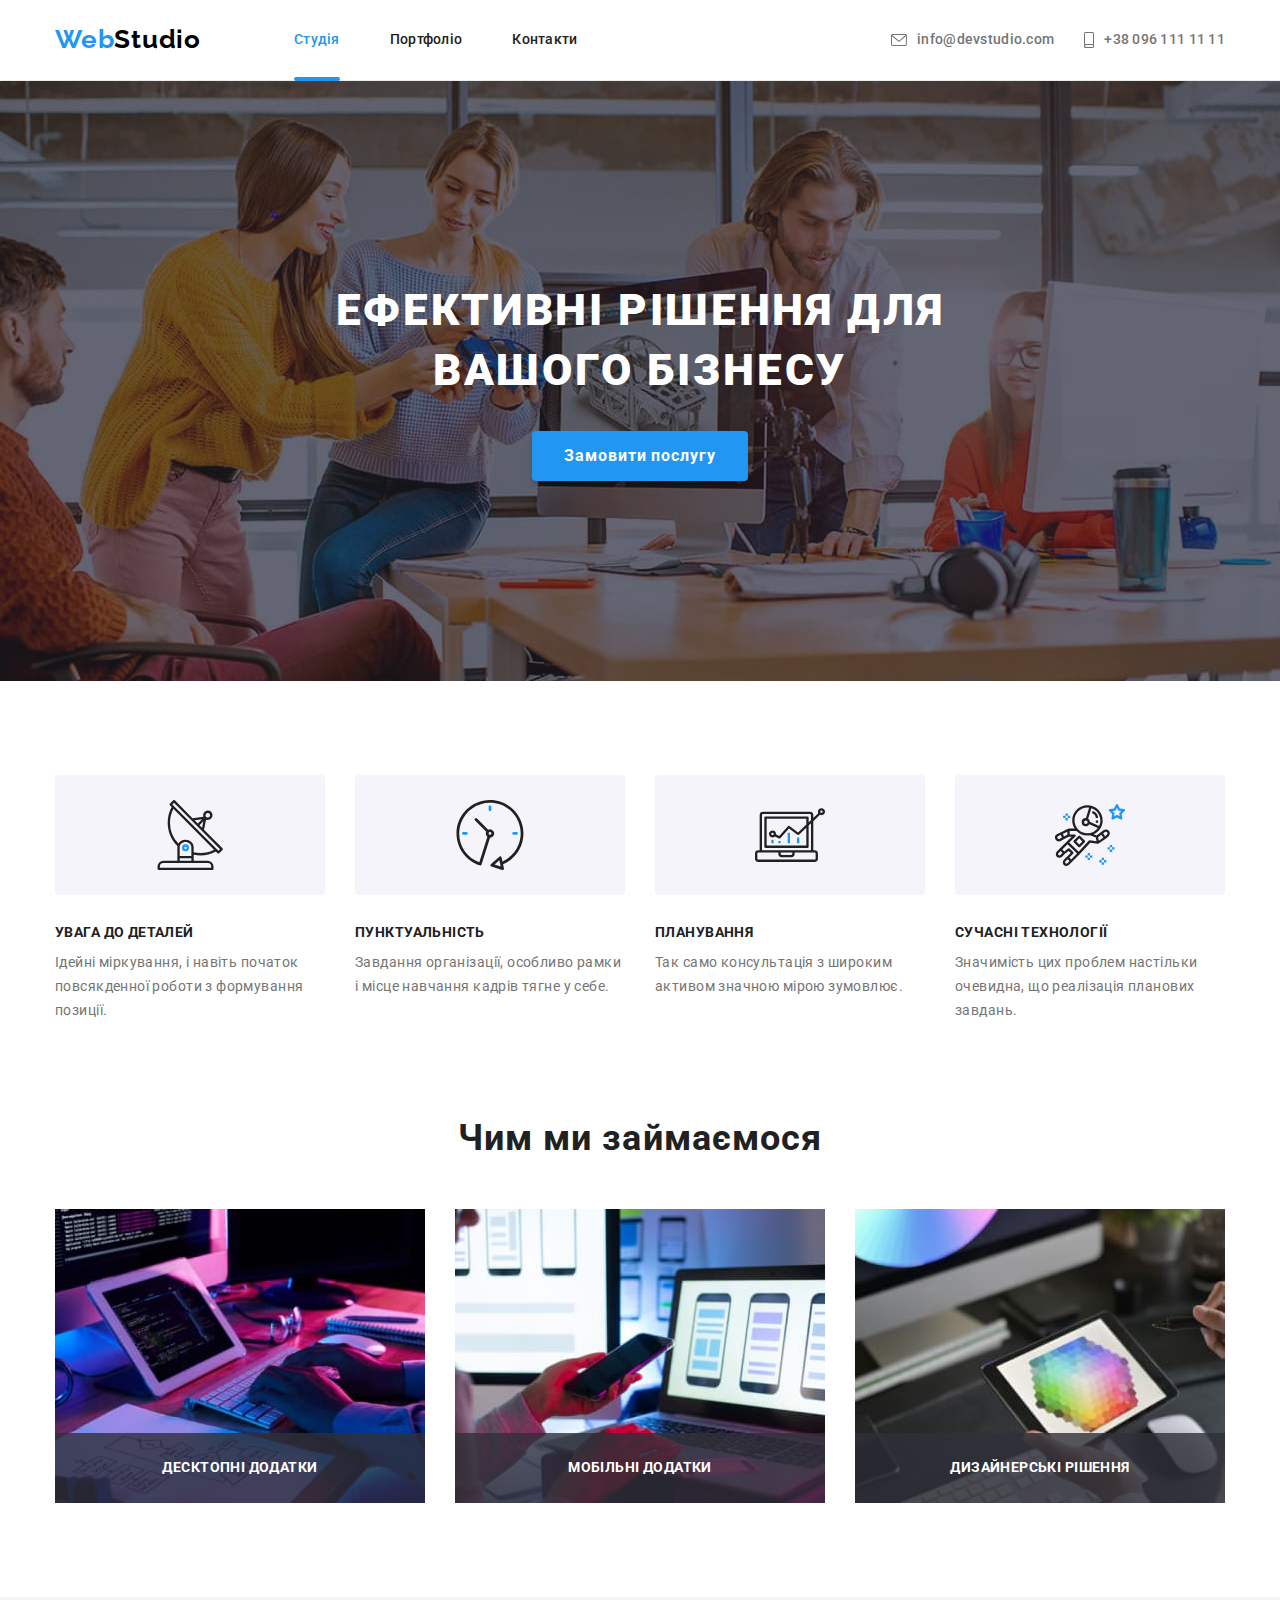
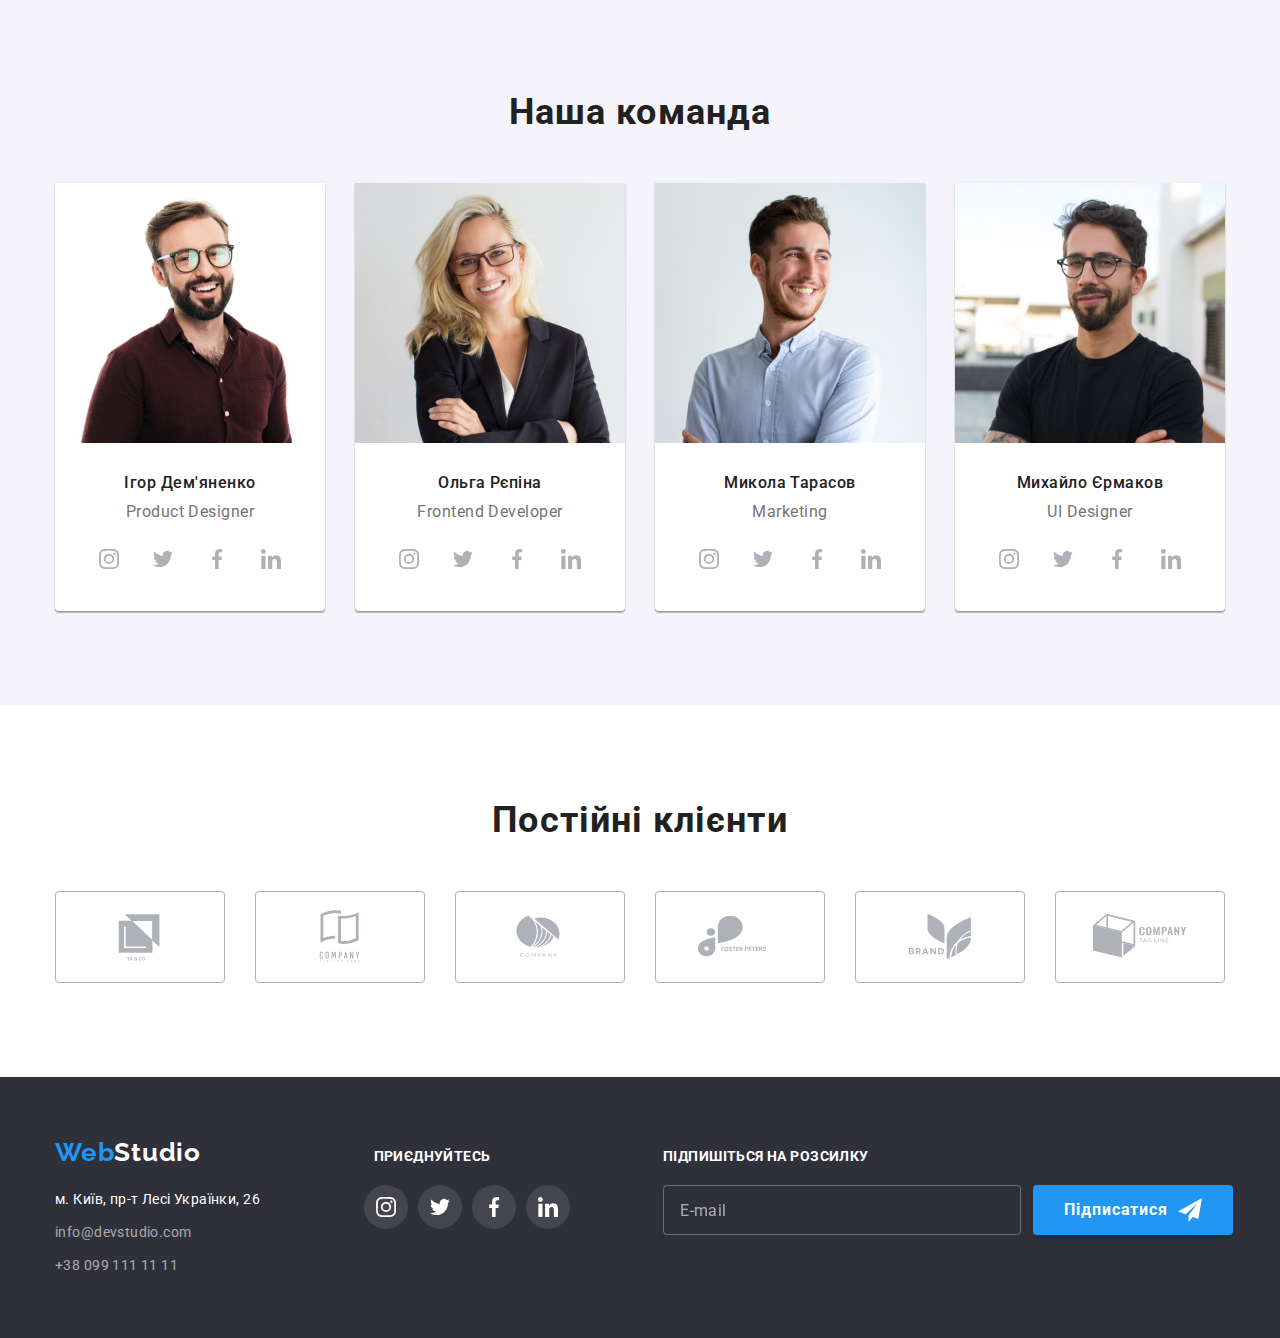
<file: index.html>
<!DOCTYPE html>
<html lang="uk">
<head>
    <meta charset="UTF-8">
    <meta http-equiv="X-UA-Compatible" content="IE=edge">
    <meta name="viewport" content="width=device-width, initial-scale=1.0">
    <title>WebStudio</title>
    <link href="https://fonts.googleapis.com/css2?family=Raleway:wght@700&family=Roboto:wght@400;500;700;900&display=swap" 
    rel="stylesheet">
    <link rel="stylesheet" href="https://cdnjs.cloudflare.com/ajax/libs/modern-normalize/1.1.0/modern-normalize.min.css">
    <link rel="stylesheet" href="./css/main.min.css">
    <!-- <link rel="stylesheet" href="./css/styles.css"> -->
</head>
<body>
    <header class="header">
        <div class="container header__container">
            <nav class="navigation header__navigation">
                <a href="./index.html" class="logo company__logo">Web<span class="company__logo--dark">Studio</span></a>
                <ul class="site-navigation list">
                    <li class="site-navigation__iteam">
                        <a href="./index.html" class="site-navigation__link current">Студія</a>
                    </li>
                    <li class="site-navigation__iteam">
                        <a href="./portfolio.html" class="site-navigation__link">Портфоліо</a>
                    </li>
                    <li class="site-navigation__iteam">
                        <a href="#" class="site-navigation__link">Контакти</a>
                    </li>
                </ul>
            </nav>
            <ul class="company-contact list">
                <li class="company-contact__iteam">
                    <a href="mailto:info@devstudio.com" class="company-contact__link">
                        <svg class="company-contact__icon" width="16" height="12">
                            <use href="./images/icons.svg#icon-mail"></use>
                        </svg>
                        info@devstudio.com
                    </a>
                </li>
                <li class="company-contact__iteam">
                    <a href="tel:+380961111111" class="company-contact__link">
                        <svg class="company-contact__icon" width="10" height="16">
                            <use href="./images/icons.svg#icon-smartphone"></use>
                        </svg>
                        +38 096 111 11 11
                    </a>
                </li>
            </ul>
        </div>
    </header>
    <main>
        <section class="hero hero__image">
            <div class="container hero__container">
            <h1 class="hero__title">Ефективні рішення для <br> вашого бізнесу</h1>
            <button type="button" class="hero__button" data-modal-open>Замовити послугу</button>
            </div>
        </section>
        <section class="section feature">
            <div class="container feature__container">
            <h2 hidden>Нашиі особливості</h2>
            <ul class="feature-list list">
                <li class="feature-list__iteam">
                    <div class="feature-list__wrap">
                        <svg class="feature-list__icon" width="70" height="70">
                            <use href="./images/icons.svg#icon-details"></use>
                        </svg>
                    </div>
                    <h3 class="feature-list__title">Увага до деталей</h3>
                    <p class="feature-list__description"> Ідейні міркування, і навіть початок повсякденної роботи з формування позиції.</p>
                </li>
                <li class="feature-list__iteam">
                    <div class="feature-list__wrap">
                        <svg class="feature-list__icon" width="70" height="70">
                            <use href="./images/icons.svg#icon-clock"></use>
                        </svg>
                    </div>
                    <h3 class="feature-list__title">Пунктуальність</h3>
                    <p class="feature-list__description">Завдання організації, особливо рамки і місце навчання кадрів тягне у себе.</p>
                </li>
                <li class="feature-list__iteam">
                    <div class="feature-list__wrap">
                        <svg class="feature-list__icon" width="70" height="70">
                            <use href="./images/icons.svg#icon-diagram"></use>
                        </svg>
                    </div>
                    <h3 class="feature-list__title"> Планування</h3>
                    <p class="feature-list__description">Так само консультація з широким активом значною мірою зумовлює.</p>
                </li>
                <li class="feature-list__iteam">
                    <div class="feature-list__wrap">
                        <svg class="feature-list__icon" width="70" height="70">
                            <use href="./images/icons.svg#icon-astronaut"></use>
                        </svg>
                    </div>
                    <h3 class="feature-list__title">Сучасні технології</h3>
                    <p class="feature-list__description">Значимість цих проблем настільки очевидна, що реалізація планових завдань.</p>
                </li>
            </ul>
            </div>
        </section>
        <section class="section work">
            <div class="container work__container">
            <h2 class="section-title">Чим ми займаємося</h2>
            <ul class="list work-list">
                <li class="work-list__iteam">
                    <img src="./images/desktop.jpg" alt="Десктопні додатки" width="370">
                    <div class="work-list__wrap">
                        <h3 class="work-list__text">Десктопні додатки</h3>
                    </div>
                </li>
                <li class="work-list__iteam">
                    <img src="./images/mobile.jpg" alt="Мобільні додатки" width="370">
                    <div class="work-list__wrap">
                        <h3 class="work-list__text">Мобільні додатки</h3>
                    </div>
                </li>
                <li class="work-list__iteam">
                    <img src="./images/design.jpg" alt="Дизайнерські рішення" width="370">
                    <div class="work-list__wrap">
                    <h3 class="work-list__text">Дизайнерські рішення</h3>
                    </div>
                </li>
            </ul>
            </div>
        </section>
        <section class="section team">
            <div class="container team__container">
            <h2 class="section-title">Наша команда</h2>
            <ul class="team-list list">
                <li class="team-list__iteam">
                    <img src="./images/igor.jpg" alt="Ігор Дем'яненко" width="270">
                    <p class="team-list__name">Ігор Дем'яненко</p>
                    <p lang="en" class="team-list__prof">Product Designer</p>
                    <ul class="list team-social">
                        <li class="team-social__iteam">
                            <a href="#" target="_blank" class="team-social__link">
                                <svg class="team-social__icons" width="20" height="20">
                                    <use href="./images/icons.svg#icon-instagram"></use>
                                </svg>
                            </a>
                        </li>
                        <li class="team-social__iteam">
                            <a href="#" target="_blank" class="team-social__link">
                                <svg class="team-social__icons" width="20" height="20">
                                    <use href="./images/icons.svg#icon-twitter"></use>
                                </svg>
                            </a>
                        </li>
                        <li class="team-social__iteam">
                            <a href="#" target="_blank" class="team-social__link">
                                <svg class="team-social__icons" width="20" height="20">
                                    <use href="./images/icons.svg#icon-facebook"></use>
                                </svg>
                            </a>
                        </li>
                        <li class="team-social__iteam">
                            <a href="#" target="_blank" class="team-social__link">
                                <svg class="team-social__icons" width="20" height="20">
                                    <use href="./images/icons.svg#icon-linkedin"></use>
                                </svg>
                            </a>
                        </li>
                    </ul>
                </li>
                <li class="team-list__iteam">
                    <img src="./images/olga.jpg" alt="Ольга Рєпіна" width="270">
                    <p class="team-list__name">Ольга Рєпіна</p>
                    <p lang="en" class="team-list__prof">Frontend Developer</p>
                    <ul class="list list team-social">
                        <li class="team-social__iteam">
                            <a href="#" target="_blank" class="team-social__link">
                                <svg class="team-social__icons" width="20" height="20">
                                    <use href="./images/icons.svg#icon-instagram"></use>
                                </svg>
                            </a>
                        </li>
                        <li class="team-social__iteam">
                            <a href="#" target="_blank" class="team-social__link">
                                <svg class="team-social__icons" width="20" height="20">
                                    <use href="./images/icons.svg#icon-twitter"></use>
                                </svg>
                            </a>
                        </li>
                        <li class="team-social__iteam">
                            <a href="#" target="_blank" class="team-social__link">
                                <svg class="team-social__icons" width="20" height="20">
                                    <use href="./images/icons.svg#icon-facebook"></use>
                                </svg>
                            </a>
                        </li>
                        <li class="team-social__iteam">
                            <a href="#" target="_blank" class="team-social__link">
                                <svg class="team-social__icons" width="20" height="20">
                                    <use href="./images/icons.svg#icon-linkedin"></use>
                                </svg>
                            </a>
                        </li>
                    </ul>
                </li>
                <li class="team-list__iteam">
                    <img src="./images/mykola.jpg" alt="Микола Тарасов" width="270">
                    <p class="team-list__name">Микола Тарасов</p>
                    <p lang="en" class="team-list__prof">Marketing</p>
                    <ul class="list list team-social">
                        <li class="team-social__iteam">
                            <a href="#" target="_blank" class="team-social__link">
                                <svg class="team-social__icons" width="20" height="20">
                                    <use href="./images/icons.svg#icon-instagram"></use>
                                </svg>
                            </a>
                        </li>
                        <li class="team-social__iteam">
                            <a href="#" target="_blank" class="team-social__link">
                                <svg class="team-social__icons" width="20" height="20">
                                    <use href="./images/icons.svg#icon-twitter"></use>
                                </svg>
                            </a>
                        </li>
                        <li class="team-social__iteam">
                            <a href="#" target="_blank" class="team-social__link">
                                <svg class="team-social__icons" width="20" height="20">
                                    <use href="./images/icons.svg#icon-facebook"></use>
                                </svg>
                            </a>
                        </li>
                        <li class="team-social__iteam">
                            <a href="#" target="_blank" class="team-social__link">
                                <svg class="team-social__icons" width="20" height="20">
                                    <use href="./images/icons.svg#icon-linkedin"></use>
                                </svg>
                            </a>
                        </li>
                    </ul>
                </li>
                <li class="team-list__iteam">
                    <img src="./images/mikhailo.jpg" alt="Михайло Єрмаков" width="270">
                    <p class="team-list__name">Михайло Єрмаков</p>
                    <p lang="en" class="team-list__prof">UI Designer</p>
                    <ul class="list list team-social">
                        <li class="team-social__iteam">
                            <a href="#" target="_blank" class="team-social__link">
                                <svg class="team-social__icons" width="20" height="20">
                                    <use href="./images/icons.svg#icon-instagram"></use>
                                </svg>
                            </a>
                        </li>
                        <li class="team-social__iteam">
                            <a href="#" target="_blank" class="team-social__link">
                                <svg class="team-social__icons" width="20" height="20">
                                    <use href="./images/icons.svg#icon-twitter"></use>
                                </svg>
                            </a>
                        </li>
                        <li class="team-social__iteam">
                            <a href="#" target="_blank" class="team-social__link">
                                <svg class="team-social__icons" width="20" height="20">
                                    <use href="./images/icons.svg#icon-facebook"></use>
                                </svg>
                            </a>
                        </li>
                        <li class="team-social__iteam">
                            <a href="#" target="_blank" class="team-social__link">
                                <svg class="team-social__icons" width="20" height="20">
                                    <use href="./images/icons.svg#icon-linkedin"></use>
                                </svg>
                            </a>
                        </li>
                    </ul>
                </li>
            </ul>
            </div>
        </section>
        <section class="section partners">
            <div class="container partners__container">
            <h2 class="section-title">Постійні клієнти</h2>
            <ul class="list partners-list">
                <li class="partners-list__iteam">
                    <a href="#" class="partners-list__link">
                        <svg class="partners-list__icon" width="106" height="60">
                            <use href="./images/icons.svg#icon-yaandco"></use>
                        </svg>
                    </a>
                </li>
                <li class="partners-list__iteam">
                    <a href="#" class="partners-list__link">
                        <svg class="partners-list__icon" width="106" height="60">
                            <use href="./images/icons.svg#icon-companytaglinehere"></use>
                        </svg>
                    </a>
                </li>
                <li class="partners-list__iteam">
                    <a href="#" class="partners-list__link">
                        <svg class="partners-list__icon" width="106" height="60">
                            <use href="./images/icons.svg#icon-company"></use>
                        </svg>
                    </a>
                </li>
                <li class="partners-list__iteam">
                    <a href="#" class="partners-list__link">
                        <svg class="partners-list__icon" width="106" height="60">
                            <use href="./images/icons.svg#icon-fosterpeters"></use>
                        </svg>
                    </a>
                </li>
                <li class="partners-list__iteam">
                    <a href="#" class="partners-list__link">
                        <svg class="partners-list__icon" width="106" height="60">
                            <use href="./images/icons.svg#icon-brand"></use>
                        </svg>
                    </a>
                </li>
                <li class="partners-list__iteam">
                    <a href="#" class="partners-list__link">
                        <svg class="partners-list__icon" width="106" height="60">
                            <use href="./images/icons.svg#icon-companytagline"></use>
                        </svg>
                    </a>
                </li>
            </ul>
            </div>
        </section>
    </main>
    <footer class="footer">
        <div class="container footer__container">
            <div class="footer__address">
                <a href="./index.html" class="logo company__logo">Web<span class="company__logo--light">Studio</span></a>
                <address class="address-wrap">
                    <ul class="list footer-list">
                        <li class="footer-list__iteam">
                            <a href="https://goo.gl/maps/CPtrU1FHBa2aNyZL9" target="_blank" rel="noopener noreferrer" class="footer-list__address">м. Київ, пр-т Лесі Українки, 26</a> 
                        </li>
                        <li class="footer-list__iteam"> 
                            <a href="mailto:info@devstudio.com" class="footer-list__contact">info@devstudio.com</a> 
                        </li>
                        <li class="footer-list__iteam"> 
                            <a href="tel:+380991111111" class="footer-list__contact">+38 099 111 11 11</a> 
                        </li>
                    </ul>
                </address>
            </div>
            <div class="footer__social">
                <h2 class="footer-title">Приєднуйтесь</h2>
                <ul class="list social-wrap">
                    <li class="social-wrap__iteam">
                        <a href="#" target="_blank" class="social-wrap__link">
                            <svg width="20" height="20">
                                <use href="./images/icons.svg#icon-instagram" ></use>
                            </svg>
                        </a>
                    </li>
                    <li class="social-wrap__iteam">
                        <a href="#" target="_blank" class="social-wrap__link">
                            <svg width="20" height="20">
                                <use href="./images/icons.svg#icon-twitter" ></use>
                            </svg>
                        </a>
                    </li>
                    <li class="social-wrap__iteam">
                        <a href="#" target="_blank" class="social-wrap__link">
                            <svg width="20" height="20">
                                <use href="./images/icons.svg#icon-facebook"></use>
                            </svg>
                        </a>
                    </li>
                    <li class="social-wrap__iteam">
                        <a href="#" target="_blank" class="social-wrap__link">
                            <svg width="20" height="20">
                                <use href="./images/icons.svg#icon-linkedin"></use>
                            </svg>
                        </a>
                    </li>
                </ul>
            </div>
            <form>
                <h2 class="footer-follow">Підпишіться на розсилку</h2>
                <div class="footer-form"> 
                    <input type="email" name="user-follow" class="footer-form__input" placeholder="E-mail"/>
                    <button type="button" class="footer-form__button">
                        Підписатися
                        <svg width="24" height="24" class="footer-form__icon">
                            <use href="./images/icons.svg#icon-airplane"></use>
                        </svg>
                    </button>
                </div>
            </form>
        </div>
    </footer>
    <div class="backdrop is-hidden" data-modal>
        <div class="modal">
            <button type="button" class="modal-close" data-modal-close>
                <svg class="modal-close-icon" width="18" height="18">
                    <use href="./images/icons.svg#icon-close"></use>
                </svg>
            </button>

            <p class="modal-title">Залиште свої дані, ми вам передзвонимо</p>

            <form class="modal-form">
                <div class="modal-field">
                    <label for="user-name" class="label-input" >Ім'я</label>
                    <div class="input-wrap">
                        <input type="text" name="user-name" class="modal-input" id="user-name" required />
                        <svg class="modal-icon" width="18" height="18">
                            <use href="./images/icons.svg#icon-person-modal"></use>
                        </svg>
                    </div>
                </div>
                <div class="modal-field">
                    <label for="user-tel" class="label-input">Телефон</label>
                    <div class="input-wrap">
                        <input type="tel" name="user-tel" class="modal-input" id="user-tel" required />
                        <svg  class="modal-icon" width="18" height="18">
                            <use href="./images/icons.svg#icon-phone-modal"></use>
                        </svg>
                    </div>
                </div>
                <div class="modal-field">
                    <label for="user-email" class="label-input">Пошта</label>
                    <div class="input-wrap">
                        <input type="email" name="user-email" class="modal-input" id="user-email" required />
                        <svg class="modal-icon" width="18" height="18">
                            <use href="./images/icons.svg#icon-email-modal"></use>
                        </svg>
                    </div>
                </div>
                <div class="modal-field">
                    <label for="comment-text" class="label-input">Коментар</label>
                    <textarea name="comment" class="comment-form" id="comment-text" placeholder="Введіть текст"></textarea>
                </div>
                <div class="modal-field-policy">
                <input type="checkbox" name="policy" id="policy" class="input-policy visually-hidden"/>
                <label for="policy" class="policy-text">
                    <span>
                        <svg width="16" height="15" class="icon-check">
                            <use href="./images/icons.svg#icon-policy"></use>
                        </svg>
                    </span>
                    Погоджуюся з розсилкою та приймаю 
                    <a href="#" class="doc-text">Умови договору </a>
                </label>
                </div>
                <button type="submit" class="modal-button">Відправити</button>
            </form>
        </div>
    </div>
    <script src="./js/modal.js">
    </script>
</body>
</html>
</file>
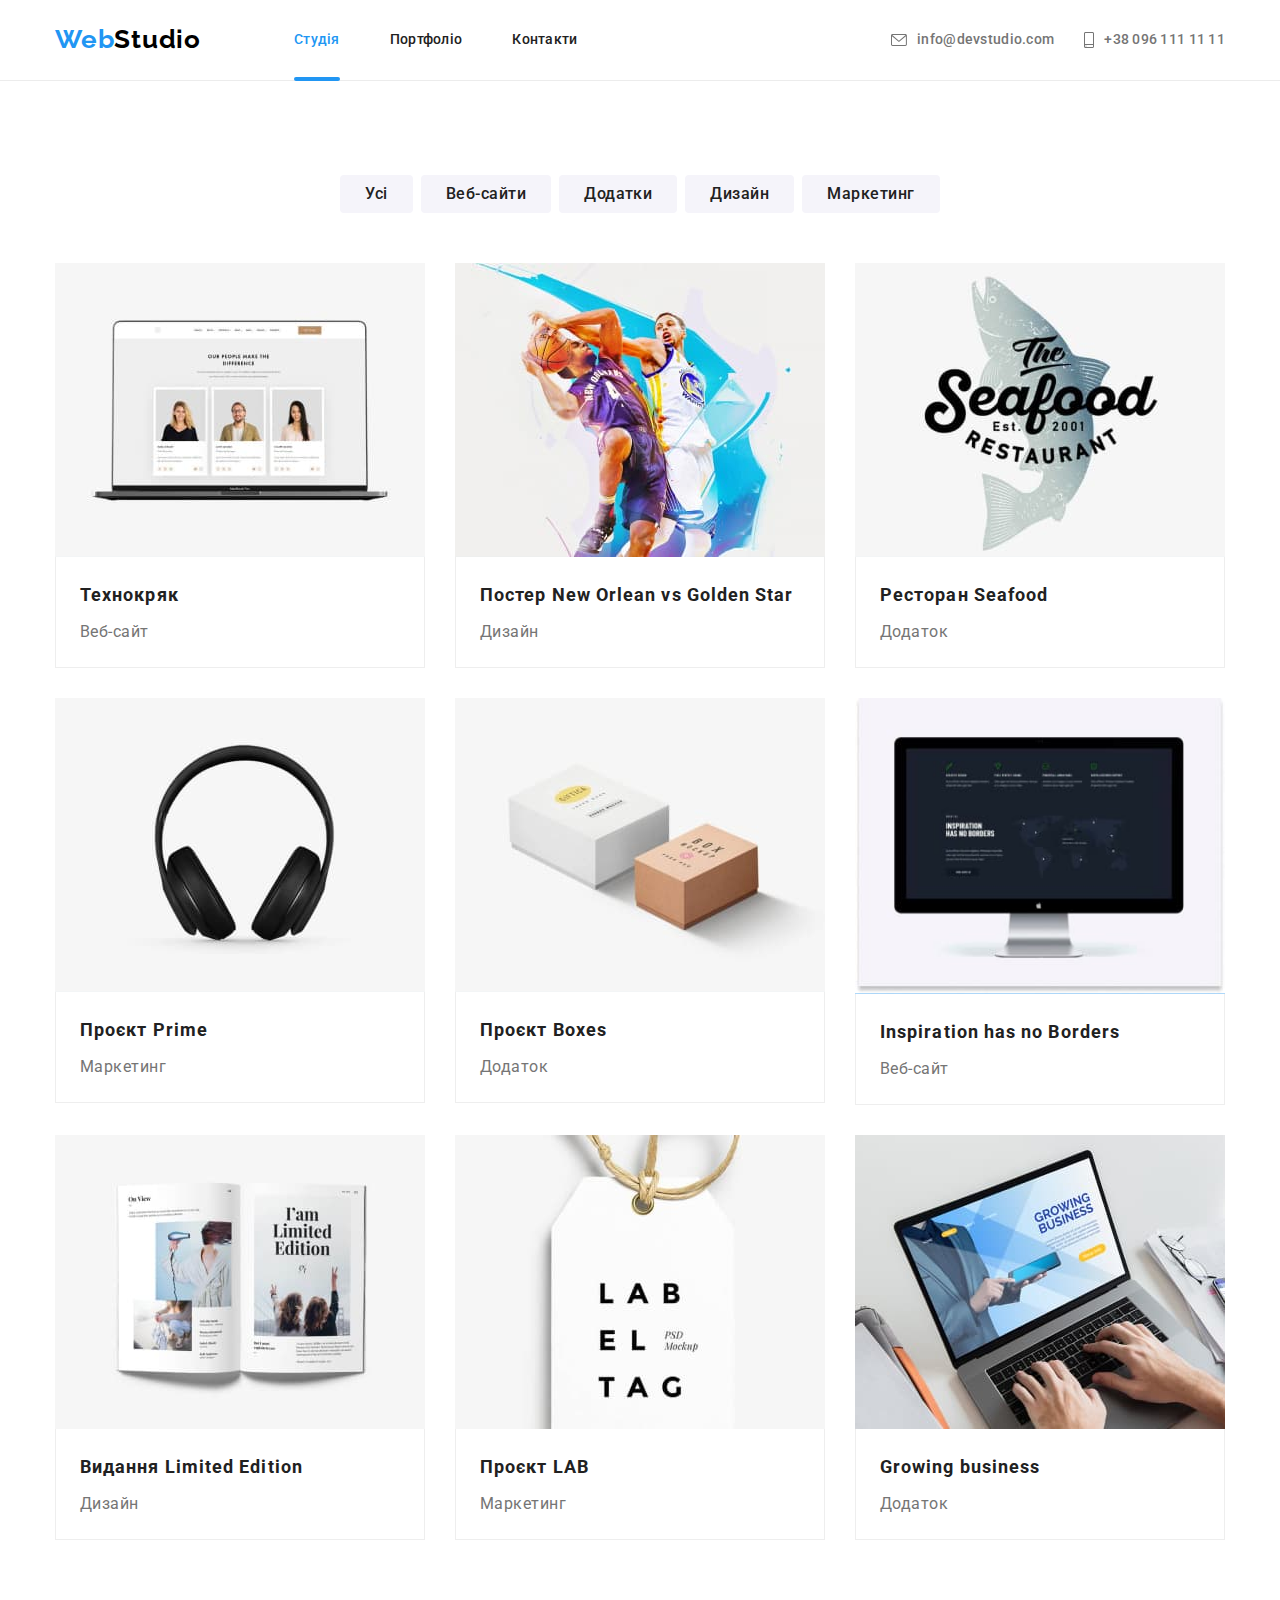
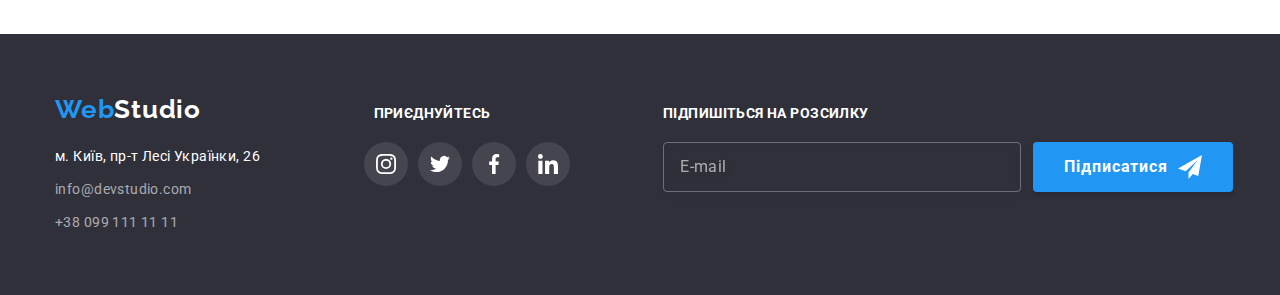
<file: portfolio.html>
<!DOCTYPE html>
<html lang="uk">
<head>
    <meta charset="UTF-8">
    <meta http-equiv="X-UA-Compatible" content="IE=edge">
    <meta name="viewport" content="width=device-width, initial-scale=1.0">
    <title>Портфоліо</title>
    <link href="https://fonts.googleapis.com/css2?family=Raleway:wght@700&family=Roboto:wght@400;500;700;900&display=swap"
    rel="stylesheet">
    <link rel="stylesheet" href="https://cdnjs.cloudflare.com/ajax/libs/modern-normalize/1.1.0/modern-normalize.min.css">
    <!-- <link rel="stylesheet" href="./css/styles.css"> -->
    <link rel="stylesheet" href="./css/main.min.css">
</head>
<body>
    <header class="header">
        <div class="container header__container">
            <nav class="navigation header__navigation">
                <a href="./index.html" class="logo company__logo">Web<span class="company__logo--dark">Studio</span></a>
                <ul class="site-navigation list">
                    <li class="site-navigation__iteam">
                        <a href="./index.html" class="site-navigation__link current">Студія</a>
                    </li>
                    <li class="site-navigation__iteam">
                        <a href="./portfolio.html" class="site-navigation__link">Портфоліо</a>
                    </li>
                    <li class="site-navigation__iteam">
                        <a href="#" class="site-navigation__link">Контакти</a>
                    </li>
                </ul>
            </nav>
            <ul class="company-contact list">
                <li class="company-contact__iteam">
                    <a href="mailto:info@devstudio.com" class="company-contact__link">
                        <svg class="company-contact__icon" width="16" height="12">
                            <use href="./images/icons.svg#icon-mail"></use>
                        </svg>
                        info@devstudio.com
                    </a>
                </li>
                <li class="company-contact__iteam">
                    <a href="tel:+380961111111" class="company-contact__link">
                        <svg class="company-contact__icon" width="10" height="16">
                            <use href="./images/icons.svg#icon-smartphone"></use>
                        </svg>
                        +38 096 111 11 11
                    </a>
                </li>
            </ul>
        </div>
    </header>
    <main>
        <section class="section filter">
            <div class="container filter__container">
            <h1 hidden>Портфоліо</h1>
            <ul class="filter__list list">
                <li>
                    <button type="button" class="filter-list__button">Усі</button>
                </li>
                <li>
                    <button type="button" class="filter-list__button">Веб-сайти</button>
                </li>
                <li>
                    <button type="button" class="filter-list__button">Додатки</button>
                </li>
                <li>
                    <button type="button" class="filter-list__button">Дизайн</button>
                </li>
                <li>
                    <button type="button" class="filter-list__button">Маркетинг</button>
                </li>
            </ul>
            <ul class="list projects">
                <li class="projects__iteam">
                    <a href="#" class="projects__link">
                        <div class="projects__wrap">
                        <img src="./images/teh.jpg" alt="Технокряк" width="370">
                        <p class="projects__text">Ресурс пропонує комплексні пропозиції з різним рівнем функціоналу та сервісів. Все це дозволить відвідувачу отримати
                        вичерпні відомості про компанію чи приватну особу.</p>
                        </div>
                        <div class="projects__border">
                        <h2 class="projects__name">Технокряк</h2>
                        <p class="projects__type">Веб-сайт</p>
                        </div>
                    </a>
                </li>
                <li class="projects__iteam">
                    <a href="#" class="projects__link">
                        <div class="projects__wrap">
                        <img src="./images/neworlean.jpg" alt="Постер" width="370">
                        <p class="projects__text">Ресурс пропонує комплексні пропозиції з різним рівнем функціоналу та сервісів. Все це дозволить відвідувачу отримати
                        вичерпні відомості про компанію чи приватну особу.</p>
                        </div>
                        <div class="projects__border">
                        <h2 class="projects__name">Постер New Orlean vs Golden Star</h2>
                        <p class="projects__type">Дизайн</p>
                        </div>
                    </a>
                </li>
                <li class="projects__iteam">
                    <a href="#" class="projects__link">
                        <div class="projects__wrap">
                        <img src="./images/seafood.jpg" alt="Ресторан" width="370">
                        <p class="projects__text">Ресурс пропонує комплексні пропозиції з різним рівнем функціоналу та сервісів. Все це дозволить відвідувачу отримати
                        вичерпні відомості про компанію чи приватну особу.</p>
                        </div>
                        <div class="projects__border">
                        <h2 class="projects__name">Ресторан Seafood</h2>
                        <p class="projects__type">Додаток</p>
                        </div>
                    </a>
                </li>
                <li class="projects__iteam">
                    <a href="#" class="projects__link">
                        <div class="projects__wrap">
                        <img src="./images/prime.jpg" alt="Проект Prime" width="370">
                        <p class="projects__text">Ресурс пропонує комплексні пропозиції з різним рівнем функціоналу та сервісів. Все це дозволить відвідувачу отримати
                        вичерпні відомості про компанію чи приватну особу.</p>
                        </div>
                        <div class="projects__border">
                        <h2 class="projects__name">Проєкт Prime</h2>
                        <p class="projects__type">Маркетинг</p>
                        </div>
                    </a>
                </li>
                <li class="projects__iteam">
                    <a href="#" class="projects__link">
                        <div class="projects__wrap">
                        <img src="./images/boxes.jpg" alt="Проект Boxes" width="370">
                        <p class="projects__text">Ресурс пропонує комплексні пропозиції з різним рівнем функціоналу та сервісів. Все це дозволить відвідувачу отримати
                        вичерпні відомості про компанію чи приватну особу.</p>
                        </div>
                        <div class="projects__border">
                        <h2 class="projects__name">Проєкт Boxes</h2>
                        <p class="projects__type">Додаток</p>
                        </div>
                    </a>
                </li>
                <li class="projects__iteam">
                    <a href="#" class="projects__link">
                        <div class="projects__wrap">
                        <img src="./images/inspiration.jpg" alt="Inspiration has no Borders" width="370">
                        <p class="projects__text">Ресурс пропонує комплексні пропозиції з різним рівнем функціоналу та сервісів. Все це дозволить відвідувачу отримати
                        вичерпні відомості про компанію чи приватну особу.</p>
                        </div>
                        <div class="projects__border">
                        <h2 class="projects__name">Inspiration has no Borders</h2>
                        <p class="projects__type">Веб-сайт</p>
                        </div>
                    </a>
                </li>
                <li class="projects__iteam">
                    <a href="#" class="projects__link">
                        <div class="projects__wrap">
                        <img src="./images/limitededition.jpg" alt="Видання Limited Edition" width="370">
                        <p class="projects__text">Ресурс пропонує комплексні пропозиції з різним рівнем функціоналу та сервісів. Все це дозволить відвідувачу отримати
                        вичерпні відомості про компанію чи приватну особу.</p>
                        </div>
                        <div class="projects__border">
                        <h2 class="projects__name">Видання Limited Edition</h2>
                        <p class="projects__type">Дизайн</p>
                        </div>
                    </a>
                </li>
                <li class="projects__iteam">
                    <a href="#" class="projects__link">
                        <div class="projects__wrap">
                        <img src="./images/lab.jpg" alt="Проєкт LAB" width="370">
                        <p class="projects__text">Ресурс пропонує комплексні пропозиції з різним рівнем функціоналу та сервісів. Все це дозволить відвідувачу отримати
                        вичерпні відомості про компанію чи приватну особу.</p>
                        </div>
                        <div class="projects__border">
                        <h2 class="projects__name">Проєкт LAB</h2>
                        <p class="projects__type">Маркетинг</p>
                        </div>
                    </a>
                </li>
                <li class="projects__iteam">
                    <a href="#" class="projects__link">
                        <div class="projects__wrap">
                        <img src="./images/growing.jpg" alt="Growing business" width="370">
                        <p class="projects__text">Ресурс пропонує комплексні пропозиції з різним рівнем функціоналу та сервісів. Все це дозволить відвідувачу отримати
                        вичерпні відомості про компанію чи приватну особу.</p>
                        </div>
                        <div class="projects__border">
                        <h2 lang="en" class="projects__name">Growing business</h2>
                        <p class="projects__type">Додаток</p>
                        </div>
                    </a>
                </li>
            </ul>
            </div>
        </section>
    </main>
    <footer class="footer">
        <div class="container footer__container">
            <div class="footer__address">
                <a href="./index.html" class="logo company__logo">Web<span class="company__logo--light">Studio</span></a>
                <address class="address-wrap">
                    <ul class="list footer-list">
                        <li class="footer-list__iteam">
                            <a href="https://goo.gl/maps/CPtrU1FHBa2aNyZL9" target="_blank" rel="noopener noreferrer"
                                class="footer-list__address">м. Київ, пр-т Лесі Українки, 26</a>
                        </li>
                        <li class="footer-list__iteam">
                            <a href="mailto:info@devstudio.com" class="footer-list__contact">info@devstudio.com</a>
                        </li>
                        <li class="footer-list__iteam">
                            <a href="tel:+380991111111" class="footer-list__contact">+38 099 111 11 11</a>
                        </li>
                    </ul>
                </address>
            </div>
            <div class="footer__social">
                <h2 class="footer-title">Приєднуйтесь</h2>
                <ul class="list social-wrap">
                    <li class="social-wrap__iteam">
                        <a href="#" target="_blank" class="social-wrap__link">
                            <svg width="20" height="20">
                                <use href="./images/icons.svg#icon-instagram"></use>
                            </svg>
                        </a>
                    </li>
                    <li class="social-wrap__iteam">
                        <a href="#" target="_blank" class="social-wrap__link">
                            <svg width="20" height="20">
                                <use href="./images/icons.svg#icon-twitter"></use>
                            </svg>
                        </a>
                    </li>
                    <li class="social-wrap__iteam">
                        <a href="#" target="_blank" class="social-wrap__link">
                            <svg width="20" height="20">
                                <use href="./images/icons.svg#icon-facebook"></use>
                            </svg>
                        </a>
                    </li>
                    <li class="social-wrap__iteam">
                        <a href="#" target="_blank" class="social-wrap__link">
                            <svg width="20" height="20">
                                <use href="./images/icons.svg#icon-linkedin"></use>
                            </svg>
                        </a>
                    </li>
                </ul>
            </div>
            <form>
                <h2 class="footer-follow">Підпишіться на розсилку</h2>
                <div class="footer-form">
                    <input type="email" name="user-follow" class="footer-form__input" placeholder="E-mail" />
                    <button type="button" class="footer-form__button">
                        Підписатися
                        <svg width="24" height="24" class="footer-form__icon">
                            <use href="./images/icons.svg#icon-airplane"></use>
                        </svg>
                    </button>
                </div>
            </form>
        </div>
    </footer>
</body>
</html>
</file>
<file: css/styles.css>
/* колір основного тексту: #757575 */
/* колір вторинного тексту #212121 */
/* колір акценту #2196F3 */
/* колір білий #FFFFFF */
/* колір у футері rgba(255, 255, 255, 0.6) */

:root {
    --primary-text-color: #757575;
    --title-text-color: #212121;
    --accent-color: #2196F3;
    --primary-white-color: #FFFFFF;
    --primary-black-color: #000000;
    --primary-background-color: #2F303A;
    --title-background-color: #F5F4FA;
    --secondary-background-color: #2F303A;
    --primary-icon-color: #AFB1B8;
    --tra: 250ms cubic-bezier(0.4, 0, 0.2, 1);
    

}

h1,
h2,
h3,
h4,
h5,
h6,
p {
    margin: 0;
}

img {
    display: block;
    max-width: 100%;
    height: auto;
}

body {
    color: var(--primary-text-color);
    background-color: var(--primary-white-color);
    font-family: "Roboto", sans-serif;
}

.list {
    list-style: none;
    padding: 0;
    margin: 0;
}

.container {
    margin: 0 auto;
    width: 1200px;
    padding-left: 15px;
    padding-right: 15px;
    /* outline: 2px solid tomato; */
}

 .visually-hidden {
    position: absolute;
    width: 1px;
    height: 1px;
    margin: -1px;
    border: 0;
    padding: 0;
    white-space: nowrap;
    clip-path: inset(100%);
    clip: rect(0 0 0 0);
    overflow: hidden;
 }

/* ------------------------------------------------------- */

    /* Шапка */

.header-container {
    display: flex;
    align-items: center;
}

.nav-container {
    display: flex;
    margin-right: auto;
}

.contact {
    display: flex;
    gap: 30px;
    
}

.site-nav {
    display: flex;
    align-items: center;
    gap: 50px;
}


.header {
    /* padding-top: 24px;
    padding-bottom: 24px; */
    border-bottom: 1px solid #ECECEC;
}

.logo {
    color: var(--accent-color);
    font-family: "Raleway";
    font-weight: 700;
    font-size: 26px;
    line-height: 1.19;
    letter-spacing: 0.03em;
    text-decoration: none;
    margin-right: 93px;
    padding-top: 24px;
    padding-bottom: 25px;
}

.studio {
    color: var(--primary-black-color);
}


.site-nav .link {
    color: var(--title-text-color);
    font-weight: 500;
    font-size: 14px;
    line-height: 1.14;
    letter-spacing: 0.02em;
    text-decoration: none;
    display: block;
    transition: color var(--tra);
    position: relative;
    padding-top: 32px;
    padding-bottom: 32px;
}


.site-nav .link:hover,
.site-nav .link:focus {
    color: var(--accent-color);
}


.site-nav .link.current::after {
    content: '';
    position: absolute;
    display: block;
    width: 100%;
    height: 4px;
    background-color: var(--accent-color);
    border-radius: 2px;
    bottom: -1px;
    /* left: 0; */
}



.contact .link {
    color: var(--primary-text-color);
    font-weight: 500;
    font-size: 14px;
    line-height: 1.14;
    letter-spacing: 0.02em;
    text-decoration: none;
    transition: color var(--tra);
    padding-top: 32px;
    padding-bottom: 32px;
}

.contact .link:hover,
.contact .link:focus {
    color: var(--accent-color);
}

.site-nav .link.current {
    color: var(--accent-color);
}

.icon-header {
    margin-right: 10px;
    fill: currentColor;

}

.header-contact {
    display: flex;
    align-items: center;
}

.icon-header:hover,
.icon-header:focus {
    fill: var(--accent-color);
    
}


/* ------------------------------------------------------- */

    /* Герой */

.hero {
    background-color: var(--primary-background-color);
    text-align: center;
}

.hero-title {
    color: var(--primary-white-color);
    font-weight: 900;
    font-size: 44px;
    line-height: 1.36;
    letter-spacing: 0.06em;
    text-transform: uppercase;
    margin-bottom: 30px;
}

.hero-button {
    color: var(--primary-white-color);
    background-color: var(--accent-color);
    font-family: inherit;
    font-weight: 700;
    font-size: 16px;
    line-height: 1.88;
    letter-spacing: 0.06em;
    cursor: pointer;
    border: none;
    box-shadow: 0px 4px 4px rgba(0, 0, 0, 0.15);
    border-radius: 4px;
    padding: 10px 32px;
    min-width: 216px;
    text-align: center;
}

.hero-wrap {
    padding-top: 200px;
    padding-bottom: 200px;
}

.hero-image {
    max-width: 1600px;
    height: 600px;
    margin-left: auto;
    margin-right: auto;
    background-image: linear-gradient(rgba(47, 48, 58, 0.4), rgba(47, 48, 58, 0.4)), url(../images/hero.jpg);
    background-repeat: no-repeat;
    background-size: cover;
    background-position: center;
}

/* ------------------------------------------------------ */

    /* Наші особливості */

.iteam {
    width: 270px;
}

.feature {
    display: flex;
    gap: 30px;
}    

.feature-wrap {
    padding-top: 94px;
    padding-bottom: 94px;
}

.feature .title {
    color: var(--title-text-color);
    font-size: 14px;
    line-height: 1.14;
    letter-spacing: 0.03em;
    text-transform: uppercase;
    margin-bottom: 10px;
}

.feature-description {
    font-size: 14px;
    line-height: 1.71;
    letter-spacing: 0.03em;
}

.icons-wrap {
    display: flex;
    width: 270px;
    height: 120px;
    align-items: center;
    justify-content: center;
    background: #F5F4FA;
    border-radius: 4px;
    margin-bottom: 30px;
    
}

/* ------------------------------------------------------- */

    /* Чим ми займаємося */

.iteam-wrap {
    display: flex;
    gap: 30px;
}

.images-list {
    width: calc((100% - 60px) / 3);

}

.work-wrap {
    padding-bottom: 94px;
}

.section-title {
    color: var(--title-text-color);
    font-size: 36px;
    line-height: 1.17;
    text-align: center;
    letter-spacing: 0.03em;
    margin-bottom: 50px;  
}

.images-text {
    font-size: 14px;
    line-height: 1.14;
    text-align: center;
    letter-spacing: 0.03em;
    text-transform: uppercase;
    padding-top: 27px;
    padding-bottom: 27px;
    color: var(--primary-white-color);
}

.text-wrap {
    width: 370px;
    min-height: 70px;
    background: rgba(47, 48, 58, 0.8);
    position: absolute;
    bottom: 0;
}

.images-list {
    position: relative;
}


/* --------------------------------------------------------- */
    /* Команда */

.team {
    display: flex;
    gap: 30px;
}

.tm-wrap {
    width: calc((100% - 90px) / 4);
    background-color: var(--primary-white-color);
    box-shadow: 0px 1px 3px rgba(0, 0, 0, 0.12), 0px 1px 1px rgba(0, 0, 0, 0.14), 0px 2px 1px rgba(0, 0, 0, 0.2);
    border-radius: 0px 0px 4px 4px;
    padding-bottom: 30px;
}

.section-team  {
    background-color: var(--title-background-color);
    padding-top: 94px;
    padding-bottom: 94px;
}

.tm-name {
    color: var(--title-text-color);
    font-weight: 500;
    font-size: 16px;
    line-height: 1.19;
    letter-spacing: 0.03em;
    margin-top: 30px;
    margin-bottom: 10px;
    text-align: center;
}

.prof {
    font-size: 16px;
    line-height: 1.19;
    letter-spacing: 0.03em;   
    text-align: center;
    margin-bottom: 16px;
}

.social {
    display: flex;
    justify-content: center;
    gap: 10px;
}

.social-iteam {
    width: 44px;
    height: 44px; 
}

.social-link {
    display: flex;
    width: 100%;
    height: 100%;
    align-items: center;
    justify-content: center;
    background-color: var(--primary-white-color) ;
    border-radius: 50%;
    fill: var(--primary-icon-color);
    transition: fill var(--tra), background-color var(--tra);
}

.social-link:hover,
.social-link:focus {
    background-color: var(--accent-color);
}

.social-link:hover .social-icons {
    fill: var(--primary-white-color);
}

.social-link:focus .social-icons {
    fill: var(--primary-white-color);
}



/* ------------------------------------------------------ */
/* Партнери */

.section-partners {
    padding-top: 94px;
    padding-bottom: 94px;
}

.partners {
    display: flex;
    gap: 30px;
    justify-content: center;
            
}

.partner-wrap {
    display: flex;
    width: 170px;
    height: 92px;
}

.partner-icons {
    display: flex;
    fill: var(--primary-icon-color);
    transition: fill var(--tra);
}

.partner-link {
    display: flex;
    width: 100%;
    height: 100%;
    border: 1px solid var(--primary-icon-color);
    border-radius: 4px;
    align-items: center;
    justify-content: center;
    transition: border-color var(--tra);
}

.partner-link:hover,
.partner-link:focus {
    border-color: var(--accent-color);
}

.partner-link:hover .partner-icons {
    fill: var(--accent-color);
}

.partner-link:focus .partner-icons {
    fill: var(--accent-color);
}


/* ------------------------------------------------------- */
    /* Підвал*/

.footer {
    background-color: var(--secondary-background-color);
    padding-top: 60px;
    padding-bottom: 60px;
}

.address-wrap {
    margin-top: 20px;
}

.footer-list:not(:last-child) {
    margin-bottom: 9px;
}

.studio-footer {
    color: var(--primary-white-color);
}

.address {
    color: var(--primary-white-color);
    font-size: 14px;
    line-height: 1.71;
    letter-spacing: 0.03em;
    font-style: normal;
    text-decoration: none;
    transition: color var(--tra);
}

.address:hover,
.address:focus {
    color: var(--accent-color);
}

.contact-footer {
    color: rgba(255, 255, 255, 0.6);
    font-size: 14px;
    line-height: 1.71;
    letter-spacing: 0.03em;
    font-style: normal;
    text-decoration: none;
    transition: color var(--tra);
}

.contact-footer:hover,
.contact-footer:focus {
    color: var(--accent-color);
}

.footer-wrap {
    display: flex;
    align-items: baseline;
    box-sizing: content-box;
    justify-content: space-between;
}


.footer-title {
    color: var(--primary-white-color);
    font-size: 14px;
    line-height: 1.14;
    letter-spacing: 0.03em;
    text-transform: uppercase;
    text-align: center;
    margin-bottom: 20px;
    
}

.soc-footer-iteam {
    width: 44px;
    height: 44px;

}

.soc-footer-link {
    display: flex;
    width: 100%;
    height: 100%;
    align-items: center;
    justify-content: center;
    background-color: rgba(255, 255, 255, 0.1);
    border-radius: 50%;
    fill: var(--primary-white-color);
    transition: background-color var(--tra);

}

.footer-soc-wrap {
    display: flex;
    gap: 10px;
    margin-left: 70px;
}

.soc-footer-link:hover,
.soc-footer-link:focus {
    background-color: var(--accent-color);
}

/* -------------------footer-input---------------- */

.footer-label {
    font-weight: 700;
    font-size: 14px;
    line-height: 1.14;
    letter-spacing: 0.03em;
    text-transform: uppercase;
    color: var(--primary-white-color);
    margin-left: 93px;
    margin-bottom: 20px;
}


.footer-input {
    width: 358px;
    height: 50px;
    border: 1px solid rgba(255, 255, 255, 0.3);
    filter: drop-shadow(0px 4px 4px rgba(0, 0, 0, 0.15));
    border-radius: 4px;
    background-color: transparent;
    display: flex;
    margin-left: 93px;
    margin-right: 12px;
    padding-left: 16px;
    color: var(--primary-white-color);

}


.footer-input::placeholder {
    font-size: 16px;
    line-height: 1.25;
    letter-spacing: 0.03em;
    color: rgba(255, 255, 255, 0.6);
}


.icon-footer-input {
    fill: var(--primary-white-color);
    margin-left: 10px;

}

.footer-button {
    width: 200px;
    height: 50px;
    background-color: var(--accent-color);
    box-shadow: 0px 4px 4px rgba(0, 0, 0, 0.15);
    border-radius: 4px;
    border: none;
    font-weight: 700;
    font-size: 16px;
    line-height: 1.88;
    letter-spacing: 0.06em;
    color: var(--primary-white-color);
    text-align: center;
    display: flex;
    align-items: center;
    justify-content: center;
    cursor: pointer;
}

.footer-input-wrap {
    display: flex;
    align-items: center;
    justify-content: center;

}

.footer-form {
    justify-content: flex-end;

}



/* ----------------------------------------------------------------------------- */

    /* ПОРТФОЛІО */
    /* Фільтер */

.section.filter-wrap {
    padding-top: 94px;
    padding-bottom: 94px;
}

.filter {
    display: flex;
    justify-content: center;
    margin-bottom: 50px;
    gap: 8px;
}

.filter .button {
    color: var(--title-text-color);
    background-color: var(--title-background-color);
    font-family: inherit;
    font-weight: 500;
    font-size: 16px;
    line-height: 1.63;
    text-align: center;
    letter-spacing: 0.03em;
    border: none;
    cursor: pointer;
    padding: 6px 25px;
    border-radius: 4px;
    transition: color var(--tra), background-color var(--tra), box-shadow var(--tra);
}

.filter .button:hover,
.filter .button:focus {
    color: var(--primary-white-color);
    background-color: var(--accent-color);
    box-shadow: 0px 3px 1px rgba(0, 0, 0, 0.1), 0px 1px 2px rgba(0, 0, 0, 0.08), 0px 2px 2px rgba(0, 0, 0, 0.12);
}



/* ------------------------------------------------------ */
    /* Картки */

.work-container{
    display: flex;
    flex-wrap: wrap;
    gap: 30px;
}

.work-iteam {
    width: calc((100% - 60px) / 3);
    transition: box-shadow var(--tra);

}


.work-top-wrap {
    position: relative;
    overflow: hidden;
}


.work-iteam:hover .work-text {
    transform: translateY(0);

}

.work-text {
    position: absolute;
    top: 0;
    background-color: rgba(33, 150, 243, 0.9);
    font-size: 18px;
    line-height: 1.56;
    letter-spacing: 0.03em;
    color: var(--primary-white-color);
    padding: 63px 24px;
    transform: translateY(100%);
    height: 100%;
    transition: var(--tra);

}

.name-work {
    color: var(--title-text-color);
    font-size: 18px;
    line-height: 2.0;
    letter-spacing: 0.06em;
    margin-bottom: 4px;
}

.type-work {
    color: var(--primary-text-color);
    font-size: 16px;
    line-height: 1.88;
    letter-spacing: 0.03em;
}

.work {
    text-decoration: none;
}

.border-work {
    border-bottom: 1px solid #EEEEEE;
    border-left: 1px solid #EEEEEE;
    border-right: 1px solid #EEEEEE;
    padding: 20px 24px;
}

.work-iteam:hover,
.work-iteam:focus {
    box-shadow: 0px 1px 1px rgba(0, 0, 0, 0.12), 0px 4px 4px rgba(0, 0, 0, 0.06), 1px 4px 6px rgba(0, 0, 0, 0.16);
}



/* ----------------------------------- */
/* Модалка */

.backdrop {
    width: 100%;
    height: 100%;
    background-color: rgba(0, 0, 0, 0.2);
    position: fixed;
    top: 0;
    transition: opacity var(--tra), visibility var(--tra);
}

.modal {
    width: 528px;
    min-height: 581px;
    background-color: var(--primary-white-color);
    border-radius: 4px;
    position: absolute;
    transform: translate(-50%, -50%);
    top: 50%;
    left: 50%;
    transform: translate(-50%, -50%) skew(0) rotate(0);
    transition: transform 700ms cubic-bezier(0.4, 0, 0.2, 1);
    padding: 40px;
}

.backdrop.is-hidden .modal {
    transform: translate(-50%, -50%) skew(-10deg) rotate(-180deg);
}

.modal-close {
    position: absolute;
    right: 8px;
    top: 8px;
    width: 30px;
    height: 30px;
    border: 1px solid rgba(0, 0, 0, 0.1);
    border-radius: 50%;
    display: flex;
    align-items: center;
    justify-content: center;
    background-color: transparent;
    cursor: pointer;
    transition: var(--tra);
}

.modal-close:hover {
    fill: var(--accent-color);
}

.is-hidden {
    opacity: 0;
    visibility: hidden;
    pointer-events: none;
}

.modal-title {
    font-weight: 700;
    font-size: 20px;
    line-height: 1.15;
    text-align: center;
    letter-spacing: 0.03em;
    color: var(--primary-black-color);
    margin-bottom: 12px;
}


.modal-button {
    min-width: 200px;
    padding: 10px 52px;
    font-weight: 700;
    font-size: 16px;
    line-height: 1.88;
    align-items: center;
    text-align: center;
    letter-spacing: 0.06em;
    background-color: var(--accent-color);
    color: var(--primary-white-color);
    box-shadow: 0px 4px 4px rgba(0, 0, 0, 0.15);
    border-radius: 4px;
    cursor: pointer;
    border: none;
    display: block;
    margin: 0 auto;
}

/* ------------------- */

.modal-input {
    width: 100%;
    height: 40px;
    border: 1px solid rgba(33, 33, 33, 0.2);
    border-radius: 4px;
    padding-left: 12px;
    outline: transparent;
    transition: var(--tra);
    padding-left: 42px;
    cursor: pointer;
}

.modal-input:focus,
.modal-input:hover {
    border-color: var(--accent-color);
}

.modal-input:focus + .modal-icon,
.modal-input:hover + .modal-icon {
    fill: var(--accent-color);
}

.input-wrap {
    position: relative;
    margin-bottom: 10px;
    margin-top: 4px;
}

.modal-icon {
    position: absolute;
    top: 50%;
    left: 12px;
    transform: translateY(-50%);
    transition: var(--tra);
}


.label-input {
    font-size: 12px;
    line-height: 1.17;
    letter-spacing: 0.01em;
}


.comment-form {
    width: 100%;
    height: 120px;
    padding: 12px 16px;
    border: 1px solid rgba(33, 33, 33, 0.2);
    border-radius: 4px;
    margin-bottom: 20px;
    margin-top: 4px;
    resize: none;
    transition: var(--tra);
    outline: transparent;
    cursor: pointer;
}

.comment-form::placeholder {
    font-size: 12px;
    line-height: 1.17;
    letter-spacing: 0.01em;
    color: rgba(117, 117, 117, 0.5);
}


.comment-form:hover,
.comment-form:focus {
    border-color: var(--accent-color);
}

.modal-field-policy {
    display: flex;
    align-items: center;
    justify-content: center;
    margin-bottom: 30px;
}

.policy-text {
    font-size: 14px;
    line-height: 1.71;
    letter-spacing: 0.03em;
    display: flex;
    align-items: center;
}

.doc-text {
    font-size: 14px;
    line-height: 1.71;
    letter-spacing: 0.03em;
    color: var(--accent-color);
    padding-left: 3px;
}

.policy-text span {
    width: 16px;
    height: 15px;
    border: 2px solid var(--primary-black-color);
    border-radius: 2px;
    margin-right: 7px;
    display: flex;
    align-items: center;
    justify-content: center;
    fill: transparent;
    transition: var(--tra);

}

.input-policy:checked + .policy-text span  {
    background-color: var(--accent-color);
    fill: var(--primary-white-color);
    border: none;

}

.input-policy:focus + .policy-text span {
    border-color: var(--accent-color);

}
</file>
<file: css/main.min.css>
:root{--primary-text-color: #757575;--title-text-color: #212121;--accent-color: #2196F3;--primary-white-color: #FFFFFF;--primary-black-color: #000000;--primary-background-color: #2F303A;--title-background-color: #F5F4FA;--secondary-background-color: #2F303A;--primary-icon-color: #AFB1B8;--tra: 250ms cubic-bezier(0.4, 0, 0.2, 1)}h1,h2,h3,h4,h5,h6,p{margin:0}img{display:block;max-width:100%;height:auto}.list{list-style:none;padding:0;margin:0}body{color:var(--primary-text-color);background-color:var(--primary-white-color);font-family:"Roboto",sans-serif}.visually-hidden{position:absolute;width:1px;height:1px;margin:-1px;border:0;padding:0;white-space:nowrap;-webkit-clip-path:inset(100%);clip-path:inset(100%);clip:rect(0 0 0 0);overflow:hidden}.container{margin:0 auto;width:1200px;padding-left:15px;padding-right:15px}.header{border-bottom:1px solid #ececec}.header__container{display:flex;align-items:center}.header__navigation{display:flex;margin-right:auto}.logo{color:var(--accent-color);font-family:"Raleway";font-weight:700;font-size:26px;line-height:1.19;letter-spacing:.03em;text-decoration:none;margin-right:93px;padding-top:24px;padding-bottom:25px}.company__logo--dark{color:var(--primary-black-color)}.site-navigation{display:flex;align-items:center;gap:50px}.site-navigation__link{color:var(--title-text-color);font-weight:500;font-size:14px;line-height:1.14;letter-spacing:.02em;text-decoration:none;display:block;transition:color var(--tra);position:relative;padding-top:32px;padding-bottom:32px}.site-navigation__link:hover,.site-navigation__link:focus{color:var(--accent-color)}.site-navigation__link.current::after{content:"";position:absolute;display:block;width:100%;height:4px;background-color:var(--accent-color);border-radius:2px;bottom:-1px}.site-navigation__link.current{color:var(--accent-color)}.company-contact{display:flex;gap:30px}.company-contact__link{color:var(--primary-text-color);font-weight:500;font-size:14px;line-height:1.14;letter-spacing:.02em;text-decoration:none;transition:color var(--tra);padding-top:32px;padding-bottom:32px;display:flex;align-items:center}.company-contact__link:hover,.company-contact__link:focus{color:var(--accent-color)}.company-contact__icon{margin-right:10px;fill:currentColor}.company-contact__icon:hover,.company-contact__icon:focus{fill:var(--accent-color)}.footer{background-color:var(--secondary-background-color);padding-top:60px;padding-bottom:60px}.footer__container{display:flex;align-items:baseline;justify-content:space-between}.company__logo--light{color:var(--primary-white-color)}.address-wrap{margin-top:20px}.footer-list__iteam:not(:last-child){margin-bottom:9px}.footer-list__address{color:var(--primary-white-color);font-size:14px;line-height:1.71;letter-spacing:.03em;font-style:normal;text-decoration:none;transition:color var(--tra)}.footer-list__address:hover,.footer-list__address:focus{color:var(--accent-color)}.footer-list__contact{color:rgba(255,255,255,.6);font-size:14px;line-height:1.71;letter-spacing:.03em;font-style:normal;text-decoration:none;transition:color var(--tra)}.footer-list__contact:hover,.footer-list__contact:focus{color:var(--accent-color)}.footer-title{color:var(--primary-white-color);font-size:14px;line-height:1.14;letter-spacing:.03em;text-transform:uppercase;text-align:center;margin-bottom:20px}.social-wrap{display:flex;gap:10px;margin-left:70px}.social-wrap__iteam{width:44px;height:44px}.social-wrap__link{display:flex;width:100%;height:100%;align-items:center;justify-content:center;background-color:rgba(255,255,255,.1);border-radius:50%;fill:var(--primary-white-color);transition:background-color var(--tra)}.social-wrap__link:hover,.social-wrap__link:focus{background-color:var(--accent-color)}.footer-follow{font-weight:700;font-size:14px;line-height:1.14;letter-spacing:.03em;text-transform:uppercase;color:var(--primary-white-color);margin-left:93px;margin-bottom:20px}.footer-form{display:flex;align-items:center;justify-content:center}.footer-form__input{width:358px;height:50px;border:1px solid rgba(255,255,255,.3);filter:drop-shadow(0px 4px 4px rgba(0, 0, 0, 0.15));border-radius:4px;background-color:rgba(0,0,0,0);display:flex;margin-left:93px;margin-right:12px;padding-left:16px;color:var(--primary-white-color)}.footer-form__input::-moz-placeholder{font-size:16px;line-height:1.25;letter-spacing:.03em;color:rgba(255,255,255,.6)}.footer-form__input:-ms-input-placeholder{font-size:16px;line-height:1.25;letter-spacing:.03em;color:rgba(255,255,255,.6)}.footer-form__input::placeholder{font-size:16px;line-height:1.25;letter-spacing:.03em;color:rgba(255,255,255,.6)}.footer-form__button{width:200px;height:50px;background-color:var(--accent-color);box-shadow:0px 4px 4px rgba(0,0,0,.15);border-radius:4px;border:none;font-weight:700;font-size:16px;line-height:1.88;letter-spacing:.06em;color:var(--primary-white-color);text-align:center;display:flex;align-items:center;justify-content:center;cursor:pointer}.footer-form__icon{fill:var(--primary-white-color);margin-left:10px}.backdrop{width:100%;height:100%;background-color:rgba(0,0,0,.2);position:fixed;top:0;transition:opacity var(--tra),visibility var(--tra)}.modal{width:528px;min-height:581px;background-color:var(--primary-white-color);border-radius:4px;position:absolute;transform:translate(-50%, -50%);top:50%;left:50%;transform:translate(-50%, -50%) skew(0) rotate(0);transition:transform 700ms cubic-bezier(0.4, 0, 0.2, 1);padding:40px}.backdrop.is-hidden .modal{transform:translate(-50%, -50%) skew(-10deg) rotate(-180deg)}.modal-close{position:absolute;right:8px;top:8px;width:30px;height:30px;border:1px solid rgba(0,0,0,.1);border-radius:50%;display:flex;align-items:center;justify-content:center;background-color:rgba(0,0,0,0);cursor:pointer;transition:var(--tra)}.modal-close:hover{fill:var(--accent-color)}.is-hidden{opacity:0;visibility:hidden;pointer-events:none}.modal-title{font-weight:700;font-size:20px;line-height:1.15;text-align:center;letter-spacing:.03em;color:var(--primary-black-color);margin-bottom:12px}.modal-button{min-width:200px;padding:10px 52px;font-weight:700;font-size:16px;line-height:1.88;align-items:center;text-align:center;letter-spacing:.06em;background-color:var(--accent-color);color:var(--primary-white-color);box-shadow:0px 4px 4px rgba(0,0,0,.15);border-radius:4px;cursor:pointer;border:none;display:block;margin:0 auto}.modal-input{width:100%;height:40px;border:1px solid rgba(33,33,33,.2);border-radius:4px;padding-left:12px;outline:rgba(0,0,0,0);transition:var(--tra);padding-left:42px;cursor:pointer}.modal-input:focus,.modal-input:hover{border-color:var(--accent-color)}.input-wrap{position:relative;margin-bottom:10px;margin-top:4px}.modal-icon{position:absolute;top:50%;left:12px;transform:translateY(-50%);transition:var(--tra)}.modal-input:focus+.modal-icon,.modal-input:hover+.modal-icon{fill:var(--accent-color)}.label-input{font-size:12px;line-height:1.17;letter-spacing:.01em}.comment-form{width:100%;height:120px;padding:12px 16px;border:1px solid rgba(33,33,33,.2);border-radius:4px;margin-bottom:20px;margin-top:4px;resize:none;transition:var(--tra);outline:rgba(0,0,0,0);cursor:pointer}.comment-form::-moz-placeholder{font-size:12px;line-height:1.17;letter-spacing:.01em;color:rgba(117,117,117,.5)}.comment-form:-ms-input-placeholder{font-size:12px;line-height:1.17;letter-spacing:.01em;color:rgba(117,117,117,.5)}.comment-form::placeholder{font-size:12px;line-height:1.17;letter-spacing:.01em;color:rgba(117,117,117,.5)}.comment-form:hover,.comment-form:focus{border-color:var(--accent-color)}.modal-field-policy{display:flex;align-items:center;justify-content:center;margin-bottom:30px}.policy-text{font-size:14px;line-height:1.71;letter-spacing:.03em;display:flex;align-items:center}.doc-text{font-size:14px;line-height:1.71;letter-spacing:.03em;color:var(--accent-color);padding-left:3px}.policy-text span{width:16px;height:15px;border:2px solid var(--primary-black-color);border-radius:2px;margin-right:7px;display:flex;align-items:center;justify-content:center;fill:rgba(0,0,0,0);transition:var(--tra)}.input-policy:checked+.policy-text span{background-color:var(--accent-color);fill:var(--primary-white-color);border:none}.input-policy:focus+.policy-text span{border-color:var(--accent-color)}.section-title{color:var(--title-text-color);font-size:36px;line-height:1.17;text-align:center;letter-spacing:.03em;margin-bottom:50px}.hero{background-color:var(--primary-background-color);text-align:center;padding-top:200px;padding-bottom:200px}.hero__image{max-width:1600px;height:600px;margin-left:auto;margin-right:auto;background-image:linear-gradient(rgba(47, 48, 58, 0.4), rgba(47, 48, 58, 0.4)),url(../images/hero.jpg);background-repeat:no-repeat;background-size:cover;background-position:center}.hero__title{color:var(--primary-white-color);font-weight:900;font-size:44px;line-height:1.36;letter-spacing:.06em;text-transform:uppercase;margin-bottom:30px}.hero__button{color:var(--primary-white-color);background-color:var(--accent-color);font-family:inherit;font-weight:700;font-size:16px;line-height:1.88;letter-spacing:.06em;cursor:pointer;border:none;box-shadow:0px 4px 4px rgba(0,0,0,.15);border-radius:4px;padding:10px 32px;min-width:216px;text-align:center}.feature__container{padding-top:94px;padding-bottom:94px}.feature-list{display:flex;gap:30px}.feature-list__iteam{width:270px}.feature-list__wrap{display:flex;width:270px;height:120px;align-items:center;justify-content:center;background:#f5f4fa;border-radius:4px;margin-bottom:30px}.feature-list__title{color:var(--title-text-color);font-size:14px;line-height:1.14;letter-spacing:.03em;text-transform:uppercase;margin-bottom:10px}.feature-list__description{font-size:14px;line-height:1.71;letter-spacing:.03em}.work{padding-bottom:94px}.work-list{display:flex;gap:30px}.work-list__iteam{width:calc((100% - 60px)/3);position:relative}.work-list__wrap{width:370px;min-height:70px;background:rgba(47,48,58,.8);position:absolute;bottom:0}.work-list__text{font-size:14px;line-height:1.14;text-align:center;letter-spacing:.03em;text-transform:uppercase;padding-top:27px;padding-bottom:27px;color:var(--primary-white-color)}.team{background-color:var(--title-background-color);padding-top:94px;padding-bottom:94px}.team-list{display:flex;gap:30px}.team-list__iteam{width:calc((100% - 90px)/4);background-color:var(--primary-white-color);box-shadow:0px 1px 3px rgba(0,0,0,.12),0px 1px 1px rgba(0,0,0,.14),0px 2px 1px rgba(0,0,0,.2);border-radius:0px 0px 4px 4px;padding-bottom:30px}.team-list__name{color:var(--title-text-color);font-weight:500;font-size:16px;line-height:1.19;letter-spacing:.03em;margin-top:30px;margin-bottom:10px;text-align:center}.team-list__prof{font-size:16px;line-height:1.19;letter-spacing:.03em;text-align:center;margin-bottom:16px}.team-social{display:flex;justify-content:center;gap:10px}.team-social__iteam{width:44px;height:44px}.team-social__link{display:flex;width:100%;height:100%;align-items:center;justify-content:center;background-color:var(--primary-white-color);border-radius:50%;fill:var(--primary-icon-color);transition:fill var(--tra),background-color var(--tra)}.team-social__link:hover,.team-social__link:focus{background-color:var(--accent-color)}.team-social__link:hover .team-social__icons{fill:var(--primary-white-color)}.team-social__link:focus .team-social__icons{fill:var(--primary-white-color)}.partners{padding-top:94px;padding-bottom:94px}.partners-list{display:flex;gap:30px;justify-content:center}.partners-list__iteam{display:flex;width:170px;height:92px}.partners-list__link{display:flex;width:100%;height:100%;border:1px solid var(--primary-icon-color);border-radius:4px;align-items:center;justify-content:center;transition:border-color var(--tra)}.partners-list__link:hover,.partners-list__link:focus{border-color:var(--accent-color)}.partners-list__icon{display:flex;fill:var(--primary-icon-color);transition:fill var(--tra)}.partners-list__link:hover .partners-list__icon{fill:var(--accent-color)}.partners-list__link:focus .partners-list__icon{fill:var(--accent-color)}.filter{padding-top:94px;padding-bottom:94px}.filter__list{display:flex;justify-content:center;margin-bottom:50px;gap:8px}.filter-list__button{color:var(--title-text-color);background-color:var(--title-background-color);font-family:inherit;font-weight:500;font-size:16px;line-height:1.63;text-align:center;letter-spacing:.03em;border:none;cursor:pointer;padding:6px 25px;border-radius:4px;transition:color var(--tra),background-color var(--tra),box-shadow var(--tra)}.filter-list__button:hover,.filter-list__button:focus{color:var(--primary-white-color);background-color:var(--accent-color);box-shadow:0px 3px 1px rgba(0,0,0,.1),0px 1px 2px rgba(0,0,0,.08),0px 2px 2px rgba(0,0,0,.12)}.projects{display:flex;flex-wrap:wrap;gap:30px}.projects__iteam{width:calc((100% - 60px)/3);transition:box-shadow var(--tra)}.projects__iteam:hover,.projects__iteam:focus{box-shadow:0px 1px 1px rgba(0,0,0,.12),0px 4px 4px rgba(0,0,0,.06),1px 4px 6px rgba(0,0,0,.16)}.projects__link{text-decoration:none}.projects__wrap{position:relative;overflow:hidden}.projects__text{position:absolute;top:0;background-color:rgba(33,150,243,.9);font-size:18px;line-height:1.56;letter-spacing:.03em;color:var(--primary-white-color);padding:63px 24px;transform:translateY(100%);height:100%;transition:var(--tra)}.projects__iteam:hover .projects__text{transform:translateY(0)}.projects__border{border-bottom:1px solid #eee;border-left:1px solid #eee;border-right:1px solid #eee;padding:20px 24px}.projects__name{color:var(--title-text-color);font-size:18px;line-height:2;letter-spacing:.06em;margin-bottom:4px}.projects__type{color:var(--primary-text-color);font-size:16px;line-height:1.88;letter-spacing:.03em}/*# sourceMappingURL=main.min.css.map */
</file>
